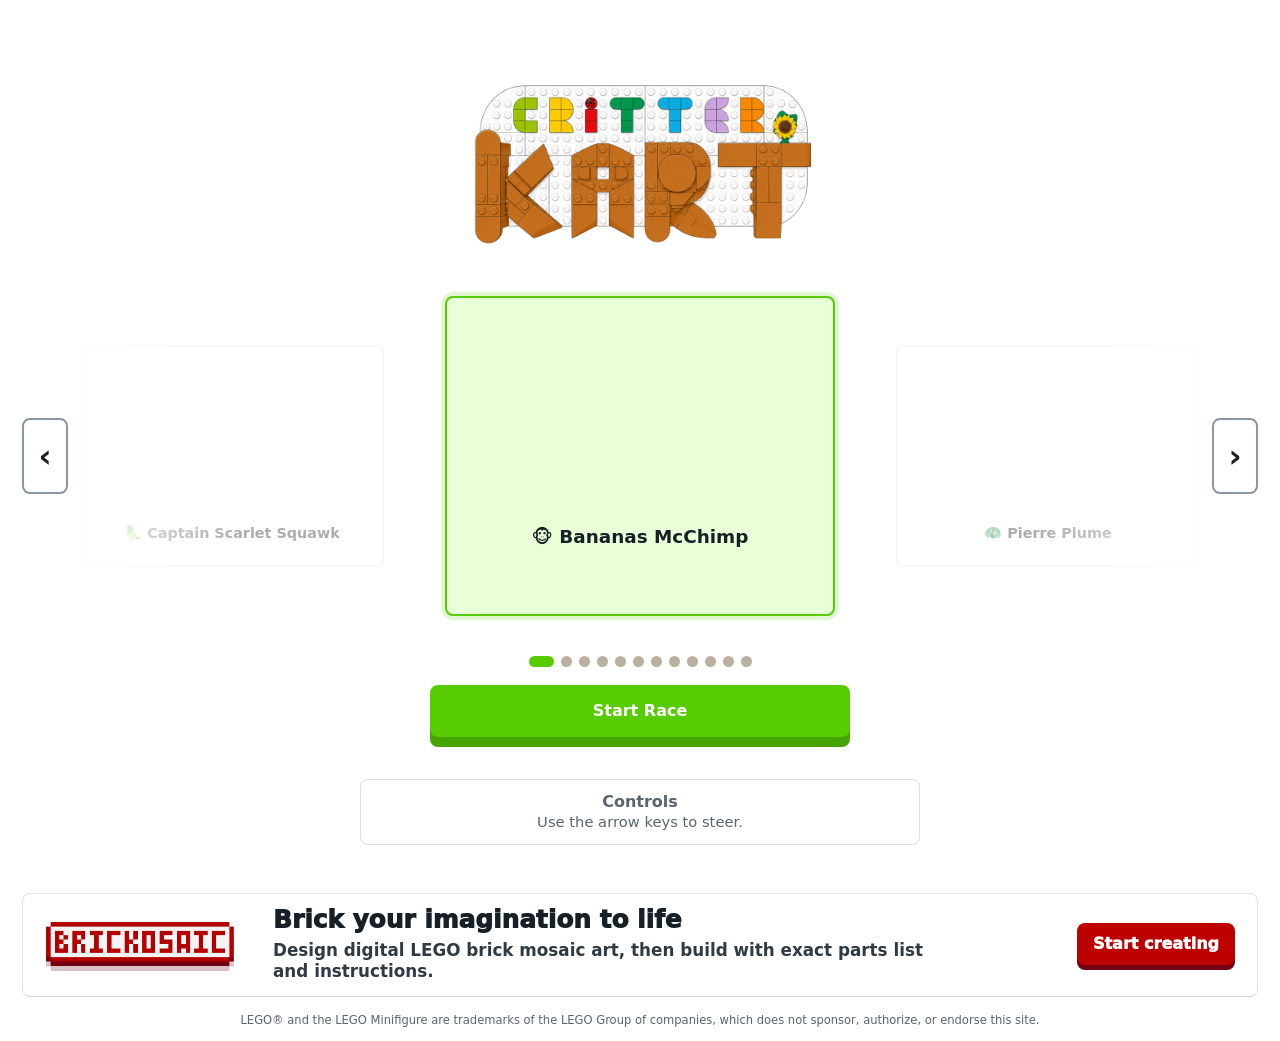
<file: index.html>
<!doctype html>
<html lang="en">
  <head>
    <meta charset="utf-8" />
    <meta name="viewport" content="width=device-width, initial-scale=1, viewport-fit=cover" />
    <meta http-equiv="refresh" content="0; url=./race.html" />
    <meta name="description" content="Choose an animal kart, dodge track hazards, and race for your best distance in Critter Kart, a colourful browser racing game built for quick playful runs." />
    <meta name="theme-color" content="#f9c74f" />
    <meta name="application-name" content="Critter Kart" />
    <meta name="apple-mobile-web-app-title" content="Critter Kart" />
    <meta property="og:site_name" content="Critter Kart" />
    <meta property="og:title" content="Critter Kart - Pick Your Racer. Go for Distance!" />
    <meta property="og:description" content="Choose an animal kart, dodge track hazards, and race for your best distance in Critter Kart, a colourful browser racing game built for quick playful runs." />
    <meta property="og:type" content="website" />
    <meta property="og:url" content="https://scottnolan.github.io/critterkart/race.html" />
    <meta property="og:image" content="https://scottnolan.github.io/critterkart/assets/brand/CritterKart-og-image.png" />
    <meta property="og:image:secure_url" content="https://scottnolan.github.io/critterkart/assets/brand/CritterKart-og-image.png" />
    <meta property="og:image:type" content="image/png" />
    <meta property="og:image:width" content="1200" />
    <meta property="og:image:height" content="630" />
    <meta property="og:image:alt" content="Critter Kart" />
    <meta name="twitter:card" content="summary_large_image" />
    <meta name="twitter:title" content="Critter Kart - Pick Your Racer. Go for Distance!" />
    <meta name="twitter:description" content="Choose an animal kart, dodge track hazards, and race for your best distance in Critter Kart, a colourful browser racing game built for quick playful runs." />
    <meta name="twitter:image" content="https://scottnolan.github.io/critterkart/assets/brand/CritterKart-og-image.png" />
    <meta name="twitter:image:alt" content="Critter Kart" />
    <link rel="canonical" href="https://scottnolan.github.io/critterkart/race.html" />
    <title>Critter Kart - Pick Your Racer. Go for Distance!</title>
    <link rel="icon" type="image/png" sizes="16x16" href="./assets/brand/CritterKart-favicon-16px.png" />
    <link rel="icon" type="image/png" sizes="32x32" href="./assets/brand/CritterKart-favicon-32px.png" />
    <link rel="apple-touch-icon" sizes="180x180" href="./assets/brand/CritterKart-AppleTouch.png" />
    <link rel="manifest" href="./site.webmanifest" />
    <link rel="stylesheet" href="./styles.css" />
  </head>
  <body>
    <main class="app-shell">
      <p>Opening the race start screen… <a href="./race.html">Continue to Critter Kart</a></p>
    </main>
  </body>
</html>
</file>
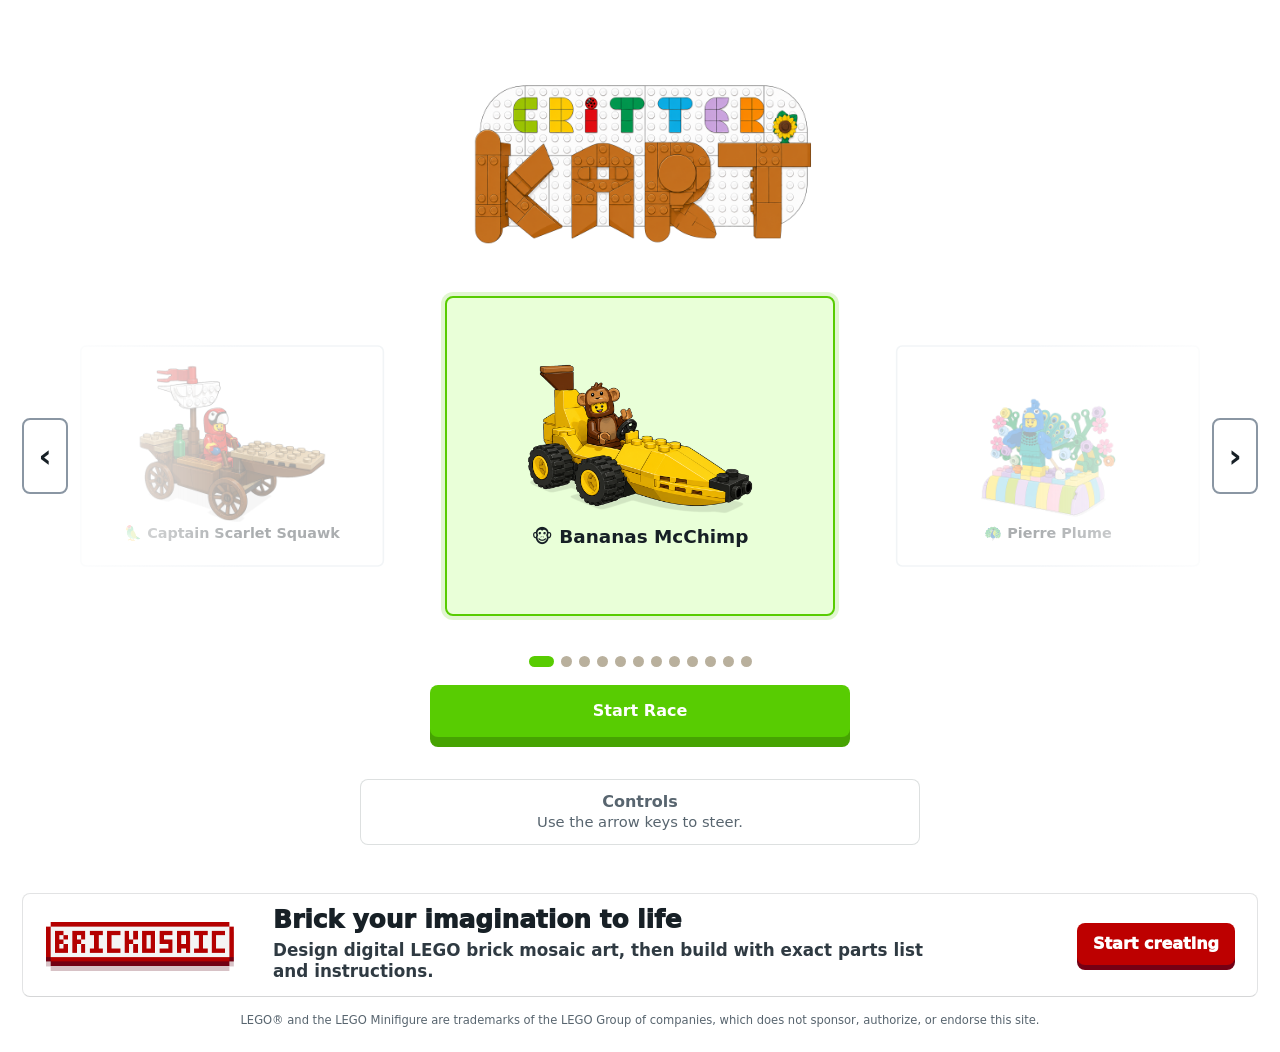
<file: race.html>
<!doctype html>
<html lang="en">
  <head>
    <meta charset="utf-8" />
    <meta name="viewport" content="width=device-width, initial-scale=1, viewport-fit=cover" />
    <meta name="description" content="Choose an animal kart, dodge track hazards, and race for your best distance in Critter Kart, a colourful browser racing game built for quick playful runs." />
    <meta name="theme-color" content="#f9c74f" />
    <meta name="application-name" content="Critter Kart" />
    <meta name="apple-mobile-web-app-title" content="Critter Kart" />
    <meta property="og:site_name" content="Critter Kart" />
    <meta property="og:title" content="Critter Kart - Pick Your Racer. Go for Distance!" />
    <meta property="og:description" content="Choose an animal kart, dodge track hazards, and race for your best distance in Critter Kart, a colourful browser racing game built for quick playful runs." />
    <meta property="og:type" content="website" />
    <meta property="og:url" content="https://scottnolan.github.io/critterkart/race.html" />
    <meta property="og:image" content="https://scottnolan.github.io/critterkart/assets/brand/CritterKart-og-image.png" />
    <meta property="og:image:secure_url" content="https://scottnolan.github.io/critterkart/assets/brand/CritterKart-og-image.png" />
    <meta property="og:image:type" content="image/png" />
    <meta property="og:image:width" content="1200" />
    <meta property="og:image:height" content="630" />
    <meta property="og:image:alt" content="Critter Kart" />
    <meta name="twitter:card" content="summary_large_image" />
    <meta name="twitter:title" content="Critter Kart - Pick Your Racer. Go for Distance!" />
    <meta name="twitter:description" content="Choose an animal kart, dodge track hazards, and race for your best distance in Critter Kart, a colourful browser racing game built for quick playful runs." />
    <meta name="twitter:image" content="https://scottnolan.github.io/critterkart/assets/brand/CritterKart-og-image.png" />
    <meta name="twitter:image:alt" content="Critter Kart" />
    <link rel="canonical" href="https://scottnolan.github.io/critterkart/race.html" />
    <title>Critter Kart - Pick Your Racer. Go for Distance!</title>
    <link rel="icon" type="image/png" sizes="16x16" href="./assets/brand/CritterKart-favicon-16px.png" />
    <link rel="icon" type="image/png" sizes="32x32" href="./assets/brand/CritterKart-favicon-32px.png" />
    <link rel="apple-touch-icon" sizes="180x180" href="./assets/brand/CritterKart-AppleTouch.png" />
    <link rel="manifest" href="./site.webmanifest" />
    <link rel="stylesheet" href="./styles.css" />
  </head>
  <body class="game-view-has-promo">
    <main class="app-shell app-shell--game">
      <section id="gamePage" class="screen screen--active game-screen" aria-labelledby="gameTitle">
        <div id="startPanel" class="game-panel game-panel--active">
          <div class="screen-header screen-header--center screen-header--brand">
            <img class="brand-lockup brand-lockup--hero" src="./assets/brand/CritterKart-Lockup-01.png" alt="Critter Kart" />
            <h1 id="gameTitle" class="visually-hidden">Critter Kart</h1>
          </div>

          <div class="carousel" aria-label="Choose kart">
            <button id="prevKart" class="icon-button icon-button--prev" type="button" aria-label="Previous kart">‹</button>
            <div id="carouselViewport" class="carousel-viewport" tabindex="0" role="group" aria-label="Selected kart">
              <div id="carouselTrack" class="carousel-track"></div>
            </div>
            <button id="nextKart" class="icon-button icon-button--next" type="button" aria-label="Next kart">›</button>
          </div>
          <div id="carouselDots" class="carousel-dots" aria-label="Kart carousel pagination"></div>

          <button id="startGame" class="primary-button" type="button">Start Race</button>

          <div class="control-card">
            <div>
              <h2>Controls</h2>
              <p id="controlHint">Use the left and right buttons during the race.</p>
            </div>
            <div class="segmented-control" aria-label="Control mode">
              <button id="buttonsMode" class="segment segment--active" type="button">Buttons</button>
              <button id="tiltMode" class="segment segment--tilt" type="button">Tilt</button>
            </div>
          </div>
        </div>

        <div id="playPanel" class="game-panel">
          <div class="hud" aria-live="polite">
            <div>
              <span>Distance</span>
              <strong id="distanceText">0 m</strong>
            </div>
            <div>
              <span>Best</span>
              <strong id="bestText">0 m</strong>
            </div>
            <button id="pauseGame" class="hud-button hud-icon-button" type="button" aria-label="Pause race" title="Pause race">⏸</button>
          </div>
          <div class="race-stage">
            <canvas id="gameCanvas" width="720" height="1080" aria-label="Critter Kart racing game"></canvas>
            <div class="pause-menu" aria-label="Paused race options">
              <div class="pause-menu__content">
                <div class="pause-menu__header">
                  <h2>Pause</h2>
                </div>
                <div class="segmented-control pause-control-mode" aria-label="Race control mode">
                  <button id="playButtonsMode" class="segment segment--active" type="button">Buttons</button>
                  <button id="playTiltMode" class="segment segment--tilt" type="button">Tilt</button>
                </div>
                <button id="playRace" class="hud-button pause-menu__play" type="button">Play</button>
                <button id="restartRace" class="hud-button" type="button">Restart</button>
                <button id="changeRaceCar" class="hud-button" type="button">Change car</button>
              </div>
              <div class="pause-tip-panel">
                <h3>Tips</h3>
                <p id="pauseTipText">Use the arrow keys to steer.</p>
              </div>
            </div>
          </div>
          <div id="touchControls" class="touch-controls">
            <button id="leftControl" class="drive-button" type="button" aria-label="Move left">‹</button>
            <button id="rightControl" class="drive-button" type="button" aria-label="Move right">›</button>
          </div>
        </div>

        <div id="endPanel" class="game-panel">
          <div class="finish-card">
            <p class="eyebrow">Race over</p>
            <h1>Nice run</h1>
            <p id="finalScore" class="final-score">0 m</p>
            <div class="finish-actions">
              <button id="retryGame" class="primary-button" type="button">Race again</button>
              <button id="chooseKart" class="secondary-button" type="button">Choose kart</button>
            </div>
          </div>
        </div>

        <div id="countdownOverlay" class="countdown-overlay" hidden aria-live="assertive">
          <div class="countdown-half countdown-half--top"></div>
          <div class="countdown-half countdown-half--bottom"></div>
          <div class="countdown-stack">
            <img id="countdownKart" class="countdown-kart" alt="" />
            <span id="countdownNumber" class="countdown-number">3</span>
          </div>
        </div>
        <div class="orientation-lock" aria-hidden="true">
          <strong>Rotate to portrait</strong>
        </div>
      </section>
    </main>
    <aside class="event-banner event-banner--bottom event-banner--brickosaic game-context-promo" aria-label="Brickosaic">
      <div class="event-banner__inner">
        <img class="event-banner__logo" src="./assets/Brickosaic/brickosaic-logo.png" alt="Brickosaic" />
        <div class="event-banner__copy">
          <h2>Brick your imagination to life</h2>
          <p>Design digital LEGO brick mosaic art, then build with exact parts list and instructions.</p>
        </div>
        <a class="event-banner__button" href="https://brickosaic.com/" target="_blank" rel="noopener noreferrer">
          Start creating
        </a>
      </div>
    </aside>
    <footer class="site-disclaimer game-context-promo">
      LEGO® and the LEGO Minifigure are trademarks of the LEGO Group of companies, which does not sponsor, authorize, or endorse this site.
    </footer>

    <script src="./app.js"></script>
  </body>
</html>
</file>
<file: styles.css>
:root {
  --bg: #ffffff;
  --panel: #ffffff;
  --ink: #172026;
  --muted: #58656f;
  --line: #8a96a3;
  --green: #58cc02;
  --green-dark: #46a302;
  --green-soft: #e9ffd8;
  --blue: #1cb0f6;
  --blue-dark: #087fb8;
  --red: #ff4b4b;
  --yellow: #ffc800;
  --shadow: 0 14px 28px rgba(23, 32, 38, 0.1);
  color-scheme: light;
  font-family:
    Inter, ui-sans-serif, system-ui, -apple-system, BlinkMacSystemFont, "Segoe UI", sans-serif;
}

* {
  box-sizing: border-box;
}

html,
body {
  min-height: 100%;
  margin: 0;
}

body {
  background: var(--bg);
  color: var(--ink);
}

button {
  font: inherit;
}

a {
  color: inherit;
  text-decoration: none;
}

.event-banner {
  width: 100%;
  border-bottom: 1px solid rgba(23, 32, 38, 0.12);
  background: #fff;
  color: var(--ink);
}

.event-banner--bottom {
  width: min(calc(100% - 28px), 760px);
  margin: 28px auto 0;
  overflow: hidden;
  border: 1px solid rgba(23, 32, 38, 0.12);
  border-bottom-color: rgba(23, 32, 38, 0.18);
  border-radius: 8px;
}

.event-banner__inner {
  display: grid;
  justify-items: center;
  gap: 11px;
  width: min(100%, 1180px);
  margin: 0 auto;
  padding: max(14px, env(safe-area-inset-top)) 14px 16px;
  text-align: center;
}

.event-banner__logo {
  display: block;
  width: min(74vw, 220px);
  height: auto;
  filter: drop-shadow(0 5px 0 rgba(87, 0, 16, 0.24));
}

.event-banner__copy {
  display: grid;
  justify-items: center;
  gap: 5px;
}

.event-banner h2,
.event-banner p {
  margin: 0;
}

.event-banner h2 {
  color: var(--ink);
  font-size: clamp(1.15rem, 4.9vw, 1.55rem);
  font-weight: 950;
  line-height: 1.15;
}

.event-banner p {
  max-width: 41rem;
  color: #2f3a42;
  font-size: clamp(0.9rem, 3.3vw, 1.05rem);
  font-weight: 600;
  line-height: 1.25;
}

.event-banner__button {
  display: grid;
  min-height: 42px;
  place-items: center;
  padding: 10px 16px;
  border-radius: 8px;
  background: #bd0000;
  color: #fff;
  box-shadow: 0 5px 0 #740014;
  font-weight: 950;
  line-height: 1;
}

.site-disclaimer {
  width: min(100%, 1180px);
  margin: 0 auto;
  padding: 16px 14px max(24px, env(safe-area-inset-bottom));
  color: var(--muted);
  font-size: 0.72rem;
  line-height: 1.35;
  text-align: center;
}

body:not(.game-view-has-promo) .game-context-promo {
  display: none;
}

.app-shell {
  width: min(100%, 1180px);
  min-height: 100svh;
  margin: 0 auto;
  padding: max(18px, env(safe-area-inset-top)) 14px max(22px, env(safe-area-inset-bottom));
}

.app-shell--game {
  width: min(100%, 760px);
  min-height: 0;
}

.screen {
  display: none;
}

.screen--active {
  display: block;
}

.visually-hidden {
  position: absolute;
  width: 1px;
  height: 1px;
  overflow: hidden;
  clip: rect(0 0 0 0);
  clip-path: inset(50%);
  white-space: nowrap;
}

.screen-header {
  margin: 10px 0 18px;
}

.screen-header--center {
  margin-right: auto;
  margin-left: auto;
  text-align: center;
}

.brand-lockup {
  display: block;
  width: min(100%, 320px);
  height: auto;
  margin: 0 auto 12px;
  object-fit: contain;
}

.brand-lockup--hero {
  width: min(66vw, 360px);
  margin-bottom: 2px;
}

.brand-lockup--small {
  width: min(42vw, 170px);
}

.brand-lockup--poll {
  width: min(74vw, 360px);
}

.eyebrow {
  margin: 0 0 6px;
  color: var(--green-dark);
  font-size: 0.75rem;
  font-weight: 900;
  letter-spacing: 0.1em;
  text-transform: uppercase;
}

h1,
h2,
p {
  margin-top: 0;
}

h1 {
  margin-bottom: 8px;
  font-size: clamp(2rem, 10vw, 4.8rem);
  line-height: 0.94;
}

.screen-header--brand h1 {
  font-size: clamp(2rem, 7vw, 3.6rem);
}

.game-screen .screen-header--brand {
  padding-top: 44px;
}

h2 {
  margin-bottom: 8px;
  font-size: 1.3rem;
}

.lede,
.control-card p {
  color: var(--muted);
  line-height: 1.45;
}

.lede--poll {
  color: var(--ink);
  font-weight: 900;
}

.racer-grid {
  display: grid;
  grid-template-columns: 1fr;
  gap: 12px;
}

.poll-options {
  padding-bottom: 112px;
  transform-origin: center top;
}

.poll-options--exit {
  animation: pollExit 360ms ease forwards;
}

.results-panel--enter {
  animation: resultsEnter 520ms cubic-bezier(0.16, 1, 0.3, 1) both;
}

.racer-card {
  position: relative;
  display: flex;
  flex-direction: column;
  justify-content: center;
  min-height: 235px;
  padding: 16px;
  border: 2px solid var(--line);
  border-radius: 8px;
  background: var(--panel);
  color: var(--ink);
  box-shadow: none;
  text-align: center;
  touch-action: manipulation;
}

.racer-card:focus-visible,
.secondary-button:focus-visible,
.icon-button:focus-visible,
.segment:focus-visible,
.drive-button:focus-visible,
.dot-button:focus-visible,
.popularity-button:focus-visible,
.modal-close:focus-visible {
  outline: 4px solid rgba(36, 115, 212, 0.35);
  outline-offset: 3px;
}

.racer-card--selected {
  border-color: var(--green);
  background: var(--green-soft);
  box-shadow: 0 0 0 4px rgba(88, 204, 2, 0.18);
}

.racer-card--selected::after {
  position: absolute;
  top: 10px;
  right: 10px;
  display: grid;
  width: 28px;
  height: 28px;
  place-items: center;
  border-radius: 50%;
  background: var(--green);
  color: #0f2e00;
  content: "✓";
  font-weight: 900;
}

.kart-art {
  position: relative;
  width: 100%;
  height: 74px;
  margin-bottom: 10px;
}

.kart-body,
.kart-nose,
.kart-cockpit,
.kart-wheel {
  position: absolute;
}

.kart-body {
  left: 15%;
  right: 12%;
  bottom: 16px;
  height: 30px;
  border: 3px solid rgba(0, 0, 0, 0.25);
  border-radius: 8px 18px 10px 8px;
  background: var(--kart-color);
}

.kart-nose {
  right: 3%;
  bottom: 23px;
  width: 28%;
  height: 16px;
  border-radius: 0 16px 16px 0;
  background: var(--kart-accent);
}

.kart-cockpit {
  left: 38%;
  bottom: 37px;
  width: 24px;
  height: 24px;
  border: 3px solid rgba(0, 0, 0, 0.18);
  border-radius: 50%;
  background: #d9eef8;
}

.kart-wheel {
  bottom: 4px;
  width: 24px;
  height: 24px;
  border: 4px solid #24292b;
  border-radius: 50%;
  background: #f4f0df;
}

.kart-wheel--front {
  right: 18%;
}

.kart-wheel--back {
  left: 18%;
}

.racer-name {
  display: block;
  margin-top: 8px;
  font-weight: 900;
}

.racer-votes {
  display: block;
  margin-top: 3px;
  color: var(--muted);
  font-size: 0.88rem;
}

.results-panel {
  margin-top: 18px;
  padding: 16px;
  border: 2px solid var(--line);
  border-radius: 8px;
  background: #ffffff;
  box-shadow: var(--shadow);
}

.results-copy {
  text-align: center;
}

.results-list {
  display: grid;
  grid-template-columns: 2.4ch minmax(190px, 230px) minmax(150px, 1fr) 3ch;
  column-gap: 12px;
  row-gap: 9px;
  margin: 12px 0 16px;
}

.result-row {
  display: grid;
  grid-column: 1 / -1;
  grid-template-columns: subgrid;
  align-items: center;
  min-height: 40px;
}

.result-rank {
  justify-self: start;
  font-weight: 900;
}

.result-bar {
  position: relative;
  min-width: 0;
  height: 12px;
  overflow: hidden;
  border-radius: 999px;
  background: #e8e2d4;
}

.result-bar span {
  position: absolute;
  inset: 0 auto 0 0;
  width: var(--bar-width);
  border-radius: inherit;
  background: var(--bar-color);
}

.result-label {
  min-width: 0;
  overflow: hidden;
  font-size: 0.86rem;
  font-weight: 800;
  text-overflow: ellipsis;
  white-space: nowrap;
}

.result-count {
  justify-self: end;
  color: var(--muted);
  font-size: 0.86rem;
  font-weight: 900;
}

.primary-button,
.secondary-button {
  display: block;
  width: min(100%, 360px);
  min-height: 52px;
  margin-right: auto;
  margin-left: auto;
  border: 0;
  border-radius: 8px;
  font-weight: 900;
  touch-action: manipulation;
}

.primary-button {
  background: var(--green);
  color: #123000;
  box-shadow: 0 10px 0 var(--green-dark);
}

.primary-button:focus-visible {
  outline: 0;
  box-shadow:
    inset 0 0 0 3px var(--green-dark),
    0 4px 0 var(--green-dark);
  transform: translateY(6px);
}

.primary-button:disabled {
  cursor: not-allowed;
  opacity: 0.48;
  box-shadow: 0 5px 0 #9eaa9b;
}

.vote-submit-panel {
  position: fixed;
  right: 0;
  bottom: 0;
  left: 0;
  z-index: 20;
  width: 100%;
  padding: 12px 14px max(18px, env(safe-area-inset-bottom));
  background: rgba(255, 255, 255, 0.98);
  box-shadow: 0 -8px 24px rgba(28, 35, 37, 0.08);
  opacity: 0;
  pointer-events: none;
  transform: translateY(18px);
  transition:
    opacity 180ms ease,
    transform 180ms ease;
}

.vote-submit-panel--visible {
  opacity: 1;
  pointer-events: auto;
  transform: translateY(0);
}

.vote-submit {
  width: min(100%, 340px);
}

.poll-actions {
  display: flex;
  justify-content: center;
  margin-top: 18px;
  padding-bottom: 84px;
}

.secondary-button {
  margin-top: 14px;
  border: 2px solid var(--line);
  background: #fff;
  color: var(--ink);
}

.secondary-button--link {
  display: grid;
  place-items: center;
}

.game-screen {
  position: relative;
  min-height: 0;
}

.popularity-button {
  display: block;
  width: min(100%, 420px);
  min-height: 42px;
  margin: 24px auto 0;
  padding: 9px 13px;
  border: 0;
  border-radius: 8px;
  background: var(--green-soft);
  color: var(--green-dark);
  box-shadow: none;
  font-size: 0.88rem;
  font-weight: 950;
  line-height: 1;
  touch-action: manipulation;
}

.popularity-button:hover {
  background: var(--green);
  color: #fff;
}

.modal-overlay {
  position: fixed;
  inset: 0;
  z-index: 60;
  display: grid;
  place-items: center;
  padding: max(18px, env(safe-area-inset-top)) 14px max(18px, env(safe-area-inset-bottom));
  background: rgba(23, 32, 38, 0.54);
}

.modal-overlay[hidden] {
  display: none;
}

.modal-card {
  width: min(100%, 560px);
  max-height: min(86svh, 720px);
  overflow: auto;
  padding: 16px;
  border: 2px solid var(--line);
  border-radius: 8px;
  background: #fff;
  box-shadow: 0 22px 52px rgba(23, 32, 38, 0.22);
}

.popularity-modal {
  width: min(100%, 680px);
}

.modal-header {
  display: flex;
  align-items: start;
  justify-content: space-between;
  gap: 16px;
  margin-bottom: 12px;
}

.modal-header h2,
.modal-header p {
  margin-bottom: 0;
}

.modal-close {
  display: grid;
  flex: 0 0 auto;
  width: 42px;
  height: 42px;
  padding: 0;
  place-items: center;
  border: 2px solid var(--line);
  border-radius: 8px;
  background: #fff;
  color: var(--ink);
  font-size: 1.8rem;
  font-weight: 900;
  line-height: 1;
}

.popularity-results {
  margin-bottom: 0;
}

@media (max-width: 520px) {
  .results-list {
    grid-template-columns: 2.2ch minmax(126px, 1fr) minmax(70px, 0.75fr) 2ch;
    column-gap: 8px;
  }

  .result-label,
  .result-count {
    font-size: 0.78rem;
  }
}

.game-panel {
  display: none;
}

.game-panel--active {
  display: block;
}

.carousel {
  position: relative;
  gap: 8px;
  margin: 8px 0 20px;
  touch-action: pan-y;
}

.icon-button {
  position: absolute;
  top: 50%;
  z-index: 3;
  display: grid;
  width: 46px;
  height: 76px;
  padding: 0;
  place-items: center;
  border: 2px solid var(--line);
  border-radius: 8px;
  background: #fff;
  color: var(--ink);
  font-size: 2rem;
  font-weight: 900;
  line-height: 1;
  transform: translateY(-50%);
}

.icon-button--prev {
  left: 0;
}

.icon-button--next {
  right: 0;
}

.carousel:focus-within .carousel-card--active {
  border-color: var(--green);
  background: var(--green-soft);
  box-shadow: 0 0 0 4px rgba(88, 204, 2, 0.18);
}

.carousel-viewport {
  width: 100%;
  min-height: 360px;
  overflow: hidden;
  mask-image: linear-gradient(90deg, transparent 0, #000 18%, #000 82%, transparent 100%);
  -webkit-mask-image: linear-gradient(90deg, transparent 0, #000 18%, #000 82%, transparent 100%);
}

.carousel-viewport:focus {
  outline: 0;
}

.carousel-track {
  display: flex;
  align-items: center;
  gap: 18px;
  min-height: 360px;
  padding: 14px 0;
  transition: transform 320ms cubic-bezier(0.16, 1, 0.3, 1);
  will-change: transform;
}

.carousel-track--no-transition {
  transition: none;
}

.carousel-card {
  flex: 0 0 min(72%, 390px);
  min-width: 0;
  min-height: 260px;
  padding: 14px;
  border: 2px solid #d9e1e7;
  border-radius: 8px;
  background: #fff;
  text-align: center;
  opacity: 0.36;
  transform: scale(0.78);
  transition:
    background-color 180ms ease,
    border-color 180ms ease,
    box-shadow 180ms ease,
    opacity 220ms ease,
    transform 320ms cubic-bezier(0.16, 1, 0.3, 1);
}

.carousel-card--active {
  z-index: 2;
  min-height: 320px;
  opacity: 1;
  transform: scale(1);
}

.carousel-card .kart-image {
  height: 215px;
}

.carousel-card strong {
  display: block;
  min-height: 2em;
  font-size: 1.15rem;
  line-height: 1.1;
}

.carousel-dots {
  display: flex;
  flex-wrap: wrap;
  justify-content: center;
  gap: 7px;
  margin: 12px 0 18px;
}

.dot-button {
  width: 11px;
  height: 11px;
  padding: 0;
  border: 0;
  border-radius: 50%;
  background: #b9b09d;
}

.dot-button--active {
  width: 25px;
  border-radius: 999px;
  background: var(--green);
}

.control-card {
  display: grid;
  gap: 14px;
  margin: 42px auto 0;
  width: min(100%, 560px);
  padding: 12px;
  border: 1px solid rgba(101, 113, 116, 0.22);
  border-radius: 8px;
  background: rgba(255, 255, 255, 0.62);
  justify-items: center;
  text-align: center;
}

.control-card h2,
.control-card p {
  margin-bottom: 0;
}

.control-card h2 {
  color: var(--muted);
  font-size: 1rem;
}

.control-card p {
  font-size: 0.92rem;
}

.segmented-control {
  display: none;
  grid-template-columns: 1fr 1fr;
  gap: 4px;
  padding: 4px;
  border: 2px solid var(--line);
  border-radius: 8px;
  background: #f0eadc;
}

.has-multiple-control-options .segmented-control {
  display: grid;
}

.segment {
  min-height: 42px;
  border: 0;
  border-radius: 6px;
  background: transparent;
  color: var(--muted);
  font-weight: 900;
}

.segment--active {
  background: #fff;
  color: var(--ink);
}

#startGame {
  display: block;
  width: min(100%, 420px);
  margin: 0 auto;
  color: #fff;
}

#startGame:hover,
#startGame:focus-visible {
  outline: 0;
  box-shadow:
    inset 0 0 0 3px var(--green-dark),
    0 10px 0 var(--green-dark);
  transform: none;
}

#startGame:active {
  background: var(--green-dark);
  box-shadow:
    inset 0 0 0 3px var(--green-dark),
    0 2px 0 var(--green-dark);
}

.hud {
  display: grid;
  grid-template-columns: minmax(0, 1fr) minmax(0, 1fr) 58px;
  gap: 10px;
  margin-bottom: 10px;
}

.hud div,
.hud-button {
  padding: 10px 12px;
  border: 2px solid var(--line);
  border-radius: 8px;
  background: rgba(255, 255, 255, 0.92);
}

.hud span {
  display: block;
  color: var(--muted);
  font-size: 0.75rem;
  font-weight: 800;
  text-transform: uppercase;
}

.hud strong {
  font-size: 1.2rem;
}

.hud-button {
  display: grid;
  min-height: 58px;
  place-items: center;
  color: var(--ink);
  font-weight: 900;
  touch-action: manipulation;
}

.hud-icon-button {
  padding: 0;
  font-size: 1.45rem;
  line-height: 1;
}

.race-stage {
  position: relative;
  width: min(100%, calc((100svh - 190px) * 0.6667));
  margin: 0 auto;
}

.pause-menu {
  position: absolute;
  inset: 4px;
  z-index: 5;
  display: none;
  grid-template-rows: minmax(0, 1fr) auto;
  gap: clamp(16px, 3vw, 28px);
  margin: 0;
  padding: clamp(18px, 5vw, 34px);
  border-radius: 4px;
  background: var(--green);
  color: #123000;
}

.pause-menu__content {
  display: grid;
  align-self: center;
  justify-items: center;
  gap: 12px;
  width: 100%;
}

.pause-menu__header {
  margin-bottom: clamp(14px, 3.4vw, 34px);
}

.pause-menu h2,
.pause-menu h3,
.pause-menu p {
  margin-bottom: 0;
}

.pause-menu h2 {
  margin-top: 0;
  font-size: clamp(2.6rem, 10vw, 5.4rem);
  font-weight: 950;
  line-height: 0.95;
  text-align: center;
}

.pause-menu h3 {
  margin-top: 0;
  color: rgba(255, 255, 255, 0.78);
  font-size: 0.78rem;
  font-weight: 950;
  letter-spacing: 0;
  line-height: 1;
  text-transform: uppercase;
}

.pause-menu p {
  margin-top: 6px;
  font-size: 0.9rem;
  font-weight: 800;
  line-height: 1.3;
}

.pause-menu .hud-button {
  width: min(100%, 420px);
  border-color: var(--green-dark);
  background: #fff;
  box-shadow: 0 6px 0 var(--green-dark);
}

.pause-menu .pause-menu__play {
  border-color: #000;
  background: #000;
  color: #fff;
  box-shadow: 0 6px 0 rgba(18, 48, 0, 0.55);
}

.pause-control-mode {
  width: min(100%, 420px);
}

.pause-tip-panel {
  align-self: end;
  justify-self: center;
  width: min(100%, 420px);
  padding: 12px 14px;
  border: 2px solid rgba(18, 48, 0, 0.22);
  border-radius: 8px;
  background: rgba(18, 48, 0, 0.72);
  color: #fff;
  box-shadow: 0 6px 0 rgba(18, 48, 0, 0.22);
  text-align: center;
}

.pause-tip-panel p {
  color: #fff;
}

.play-panel--paused .pause-menu {
  display: grid;
}

#gameCanvas {
  display: block;
  width: 100%;
  height: auto;
  margin: 0;
  aspect-ratio: 2 / 3;
  border: 4px solid #1c2325;
  border-radius: 8px;
  background: #78b87a;
  box-shadow: var(--shadow);
  touch-action: none;
  user-select: none;
  -webkit-user-select: none;
  -webkit-touch-callout: none;
}

.orientation-lock {
  display: none;
}

.countdown-overlay {
  position: fixed;
  inset: 0;
  z-index: 40;
  overflow: hidden;
  background: var(--green);
}

.countdown-overlay[hidden] {
  display: none;
}

.countdown-half {
  position: absolute;
  left: 0;
  display: grid;
  width: 100%;
  height: 50%;
  place-items: center;
  overflow: hidden;
  background: var(--green);
  transition: transform 720ms cubic-bezier(0.82, 0, 0.18, 1);
  will-change: transform;
}

.countdown-half--top {
  top: 0;
}

.countdown-half--bottom {
  bottom: 0;
}

.countdown-overlay--split .countdown-half--top {
  transform: translateY(-102%);
}

.countdown-overlay--split .countdown-half--bottom {
  transform: translateY(102%);
}

.countdown-stack {
  position: absolute;
  inset: 0;
  display: grid;
  align-content: center;
  justify-items: center;
  gap: min(3.2vh, 22px);
  padding: max(28px, env(safe-area-inset-top)) 18px max(28px, env(safe-area-inset-bottom));
  transition:
    opacity 220ms ease,
    transform 360ms cubic-bezier(0.16, 1, 0.3, 1);
  will-change: opacity, transform;
}

.countdown-overlay--split .countdown-stack {
  opacity: 0;
  transform: scale(0.92);
}

.countdown-kart {
  width: min(82vw, 620px);
  height: min(38vh, 360px);
  object-fit: contain;
  filter: drop-shadow(0 12px 0 rgba(18, 48, 0, 0.16));
}

.countdown-number {
  color: #fff;
  font-size: clamp(7.5rem, 27vw, 18rem);
  font-weight: 950;
  line-height: 0.78;
  text-shadow: 0 12px 0 rgba(18, 48, 0, 0.16);
}

.countdown-overlay--tick .countdown-number,
.countdown-overlay--tick .countdown-kart {
  animation: countdownTick 620ms cubic-bezier(0.16, 1, 0.3, 1) both;
}

.kart-image {
  display: block;
  width: 100%;
  height: 150px;
  object-fit: contain;
}

@keyframes pollExit {
  to {
    opacity: 0;
    transform: translateY(-18px) scale(0.98);
  }
}

@keyframes resultsEnter {
  from {
    opacity: 0;
    transform: translateY(28px) scale(0.98);
  }

  to {
    opacity: 1;
    transform: translateY(0) scale(1);
  }
}

@keyframes countdownTick {
  0% {
    opacity: 0;
    transform: translateY(22px) scale(0.78) rotate(-2deg);
  }

  52% {
    opacity: 1;
    transform: translateY(0) scale(1.08) rotate(1deg);
  }

  100% {
    opacity: 1;
    transform: translateY(0) scale(1) rotate(0);
  }
}

.touch-controls {
  display: none;
  grid-template-columns: 1fr 1fr;
  gap: 14px;
  margin-top: 14px;
  user-select: none;
  -webkit-user-select: none;
  -webkit-touch-callout: none;
}

.drive-button {
  min-height: 62px;
  border: 0;
  border-radius: 8px;
  background: #2473d4;
  color: #fff;
  font-size: 2.4rem;
  font-weight: 900;
  box-shadow: 0 8px 0 #174d92;
  touch-action: none;
  user-select: none;
  -webkit-user-select: none;
  -webkit-touch-callout: none;
}

.touch-controls--hidden {
  display: none !important;
}

.finish-card {
  display: grid;
  min-height: calc(100svh - 40px);
  align-content: center;
  padding: 18px;
  border-radius: 8px;
  text-align: center;
}

.final-score {
  margin-bottom: 22px;
  color: var(--green-dark);
  font-size: clamp(3rem, 18vw, 7rem);
  font-weight: 950;
  line-height: 0.9;
}

@media (min-width: 700px) {
  .event-banner--bottom {
    width: min(calc(100% - 44px), 760px);
    margin-top: 34px;
  }

  .event-banner__inner {
    grid-template-columns: auto minmax(0, 1fr);
    justify-items: start;
    gap: 32px;
    padding: max(12px, env(safe-area-inset-top)) 22px 14px;
    text-align: left;
  }

  .event-banner__logo {
    width: 190px;
  }

  .event-banner__copy {
    align-self: center;
    justify-items: start;
  }

  .event-banner__button {
    grid-column: 2;
    justify-self: start;
  }

  .site-disclaimer {
    padding-right: 22px;
    padding-left: 22px;
  }

  .app-shell {
    padding: 34px 22px;
  }

  .racer-grid {
    grid-template-columns: repeat(3, minmax(0, 1fr));
    gap: 14px;
  }

  .screen-header {
    max-width: 640px;
  }

  .racer-card {
    min-height: 280px;
    padding: 18px;
  }

  .racer-card .kart-image {
    height: 175px;
  }

  .control-card {
    align-items: center;
  }

  .has-multiple-control-options .control-card {
    grid-template-columns: 1fr 260px;
  }

  .hud {
    grid-template-columns: minmax(0, 1fr) minmax(0, 1fr) 64px;
  }

  .game-screen {
    width: min(100%, 720px);
    margin: 0 auto;
  }
}

@media (min-width: 920px) {
  .event-banner--bottom {
    width: calc(100% - 44px);
  }

  .event-banner__inner {
    width: min(100%, 1900px);
    grid-template-columns: auto minmax(0, 1fr) auto;
    gap: 38px;
    align-items: center;
  }

  .event-banner__copy {
    grid-column: 2;
  }

  .event-banner__button {
    grid-column: 3;
    justify-self: end;
  }

  .app-shell--game {
    width: min(100%, 1280px);
  }
}

@media (orientation: landscape) and (max-height: 560px) and (pointer: coarse) {
  body {
    overflow: hidden;
  }

  .orientation-lock {
    position: fixed;
    inset: 0;
    z-index: 80;
    display: grid;
    place-items: center;
    padding: 24px;
    background: var(--bg);
    color: var(--ink);
    text-align: center;
  }

  .orientation-lock strong {
    font-size: clamp(1.8rem, 8vw, 3.2rem);
    line-height: 0.95;
  }
}

@media (orientation: landscape) and (min-width: 900px) and (min-height: 600px) {
  .app-shell--game {
    --race-stage-width: min(calc((100svh - 28px) * 0.6667), calc(100vw - 390px));
    --side-ui-left: calc(50% + var(--race-stage-width) / 2 + 18px);
    --side-ui-width: min(320px, calc(50vw - var(--race-stage-width) / 2 - 36px));
    width: min(100%, 1360px);
    padding-top: 14px;
    padding-bottom: 14px;
  }

  .game-screen {
    width: 100%;
  }

  #playPanel.game-panel--active {
    position: relative;
    display: grid;
    grid-template-columns: 1fr;
    grid-template-areas: "canvas";
    align-items: start;
    justify-items: center;
  }

  .hud {
    position: absolute;
    top: 0;
    left: var(--side-ui-left);
    width: var(--side-ui-width);
    grid-template-columns: 1fr;
    margin-bottom: 0;
  }

  .hud strong {
    font-size: clamp(1.45rem, 2.8vw, 2.4rem);
  }

  .hud-button {
    min-height: 64px;
  }

  .pause-menu {
    grid-template-columns: 1fr;
  }

  .race-stage {
    grid-area: canvas;
    width: var(--race-stage-width);
  }
}

@media (pointer: coarse) {
  .touch-controls {
    display: grid;
  }

  .segment--tilt {
    display: block;
  }
}

@media (pointer: fine) {
  .segment--tilt {
    display: none;
  }
}

@media (orientation: landscape) and (min-width: 900px) and (min-height: 600px) and (pointer: coarse) {
  .app-shell--game {
    --race-stage-width: min(calc((100svh - 28px) * 0.6667), calc(100vw - 300px));
    --side-ui-width: min(240px, calc(50vw - var(--race-stage-width) / 2 - 28px));
  }

  #playPanel.game-panel--active {
    grid-template-columns: 1fr;
    grid-template-areas: "canvas";
  }

  .race-stage {
    width: var(--race-stage-width);
  }

  .touch-controls {
    position: absolute;
    top: 420px;
    left: var(--side-ui-left);
    width: var(--side-ui-width);
    grid-template-columns: 1fr 1fr;
    gap: 10px;
    margin-top: 0;
  }

  .drive-button {
    min-height: 58px;
    font-size: 2rem;
  }
}
</file>
